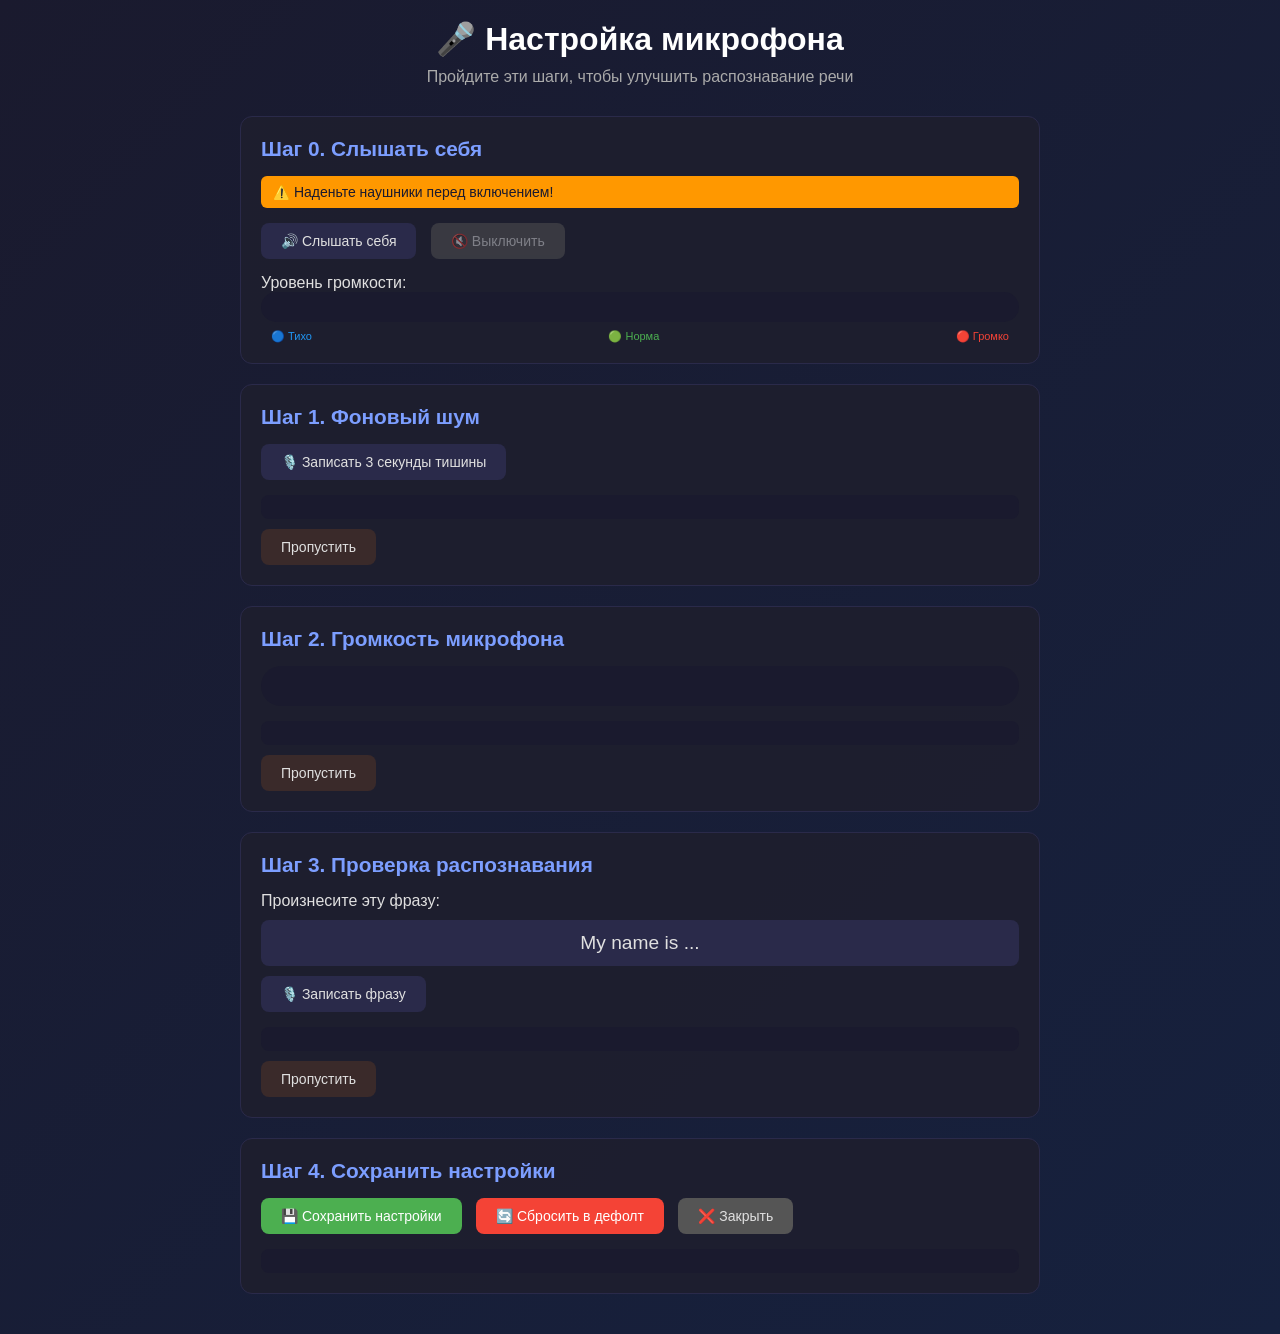
<file: client/mictest/index.html>
<!DOCTYPE html>
<html lang="en">
<head>
    <meta charset="UTF-8">
    <meta name="viewport" content="width=device-width, initial-scale=1.0">
    <title>Yapper — Microphone Test</title>
    <link rel="stylesheet" href="mictest.css">
</head>
<body>
    <div class="container">
        <h1>🎤 Настройка микрофона</h1>
        <p class="subtitle">Пройдите эти шаги, чтобы улучшить распознавание речи</p>

        <!-- Шаг 0: Loopback -->
        <div class="step-card" id="step0">
            <h2>Шаг 0. Слышать себя</h2>
            <p class="warning">⚠️ Наденьте наушники перед включением!</p>
            <button id="loopbackBtn" class="btn">🔊 Слышать себя</button>
            <button id="stopLoopbackBtn" class="btn secondary" disabled>🔇 Выключить</button>
            <div class="indicator-container">
                <div class="indicator-label">Уровень громкости:</div>
                <div class="indicator-bar" id="volumeBar">
                    <div class="indicator-fill" id="volumeFill"></div>
                </div>
                <div class="indicator-zones">
                    <span class="zone-low">🔵 Тихо</span>
                    <span class="zone-good">🟢 Норма</span>
                    <span class="zone-high">🔴 Громко</span>
                </div>
            </div>
        </div>

        <!-- Шаг 1: Фоновый шум -->
        <div class="step-card" id="step1">
            <h2>Шаг 1. Фоновый шум</h2>
            <button id="recordNoiseBtn" class="btn">🎙️ Записать 3 секунды тишины</button>
            <div id="noiseResult" class="result"></div>
            <button class="btn skip" data-step="1">Пропустить</button>
        </div>

        <!-- Шаг 2: Громкость -->
        <div class="step-card" id="step2">
            <h2>Шаг 2. Громкость микрофона</h2>
            <div class="live-indicator">
                <div class="live-bar" id="liveVolumeBar">
                    <div class="live-fill" id="liveVolumeFill"></div>
                </div>
            </div>
            <div id="volumeAdvice" class="advice"></div>
            <div class="instructions" id="volumeInstructions" style="display:none;">
                <h3>📖 Инструкция по настройке:</h3>
                <ol>
                    <li>Откройте <strong>Параметры звука</strong> Windows (правый клик на значок динамика)</li>
                    <li>Выберите <strong>Свойства устройства</strong> для вашего микрофона</li>
                    <li>На вкладке <strong>Уровни</strong> переместите ползунок <strong>Микрофон</strong></li>
                    <li>Добейтесь, чтобы индикатор выше показывал 🟢 зону</li>
                    <li>Если громкости мало — добавьте <strong>Микрофон Boost</strong> (+10 или +20 dB)</li>
                </ol>
                <button id="checkVolumeBtn" class="btn small">✅ Я настроил, проверить</button>
            </div>
            <button class="btn skip" data-step="2">Пропустить</button>
        </div>

        <!-- Шаг 3: Тестовая фраза -->
        <div class="step-card" id="step3">
            <h2>Шаг 3. Проверка распознавания</h2>
            <div class="test-phrase">
                <p>Произнесите эту фразу:</p>
                <div class="phrase" id="testPhrase">My name is ...</div>
            </div>
            <button id="recordPhraseBtn" class="btn">🎙️ Записать фразу</button>
            <div id="phraseResult" class="result"></div>
            <button class="btn skip" data-step="3">Пропустить</button>
        </div>

        <!-- Шаг 4: Сохранение -->
        <div class="step-card" id="step4">
            <h2>Шаг 4. Сохранить настройки</h2>
            <button id="saveBtn" class="btn primary">💾 Сохранить настройки</button>
            <button id="resetBtn" class="btn danger">🔄 Сбросить в дефолт</button>
            <button id="closeBtn" class="btn secondary">❌ Закрыть</button>
            <div id="saveResult" class="result"></div>
        </div>
    </div>

    <script src="mictest.js"></script>
</body>
</html>
</file>
<file: client/mictest/mictest.css>
* {
    margin: 0;
    padding: 0;
    box-sizing: border-box;
}
body {
    font-family: -apple-system, BlinkMacSystemFont, 'Segoe UI', Roboto, sans-serif;
    background: linear-gradient(135deg, #1a1a2e 0%, #16213e 100%);
    color: #e0e0e0;
    padding: 20px;
    min-height: 100vh;
}
.container {
    max-width: 800px;
    margin: 0 auto;
}
h1 {
    text-align: center;
    margin-bottom: 10px;
    color: #fff;
}
.subtitle {
    text-align: center;
    margin-bottom: 30px;
    color: #aaa;
}
.step-card {
    background: rgba(30, 30, 46, 0.9);
    border-radius: 12px;
    padding: 20px;
    margin-bottom: 20px;
    border: 1px solid #2a2a4a;
}
.step-card h2 {
    margin-bottom: 15px;
    font-size: 1.3rem;
    color: #7c9eff;
}
.btn {
    background: #2a2a4a;
    color: #e0e0e0;
    border: none;
    padding: 10px 20px;
    border-radius: 8px;
    cursor: pointer;
    font-size: 14px;
    margin-right: 10px;
    transition: all 0.2s;
}
.btn:hover {
    background: #3a3a6a;
    transform: translateY(-1px);
}
.btn.primary {
    background: #4caf50;
    color: white;
}
.btn.danger {
    background: #f44336;
    color: white;
}
.btn.secondary {
    background: #555;
}
.btn.small {
    padding: 5px 12px;
    font-size: 12px;
}
.btn.skip {
    background: #3a2a2a;
    margin-top: 10px;
}
.btn:disabled {
    opacity: 0.5;
    cursor: not-allowed;
}
.warning {
    background: #ff9800;
    color: #1a1a2e;
    padding: 8px 12px;
    border-radius: 6px;
    margin-bottom: 15px;
    font-size: 14px;
}
.indicator-container {
    margin-top: 15px;
}
.indicator-bar {
    background: #1a1a2e;
    height: 30px;
    border-radius: 15px;
    overflow: hidden;
    margin-bottom: 8px;
}
.indicator-fill {
    height: 100%;
    width: 0%;
    transition: width 0.05s linear;
    background: linear-gradient(90deg, #2196f3, #4caf50, #f44336);
}
.indicator-zones {
    display: flex;
    justify-content: space-between;
    font-size: 11px;
    padding: 0 10px;
}
.zone-low { color: #2196f3; }
.zone-good { color: #4caf50; }
.zone-high { color: #f44336; }
.live-indicator {
    margin: 15px 0;
}
.live-bar {
    background: #1a1a2e;
    height: 40px;
    border-radius: 20px;
    overflow: hidden;
}
.live-fill {
    height: 100%;
    width: 0%;
    transition: width 0.05s linear;
    background: linear-gradient(90deg, #2196f3, #4caf50, #f44336);
}
.instructions {
    background: #1a1a2e;
    padding: 15px;
    border-radius: 8px;
    margin: 15px 0;
}
.result, .advice {
    margin-top: 15px;
    padding: 12px;
    border-radius: 8px;
    background: #1a1a2e;
    font-size: 14px;
}
.phrase {
    background: #2a2a4a;
    padding: 12px;
    border-radius: 8px;
    font-size: 1.2rem;
    text-align: center;
    margin: 10px 0;
}
</file>
